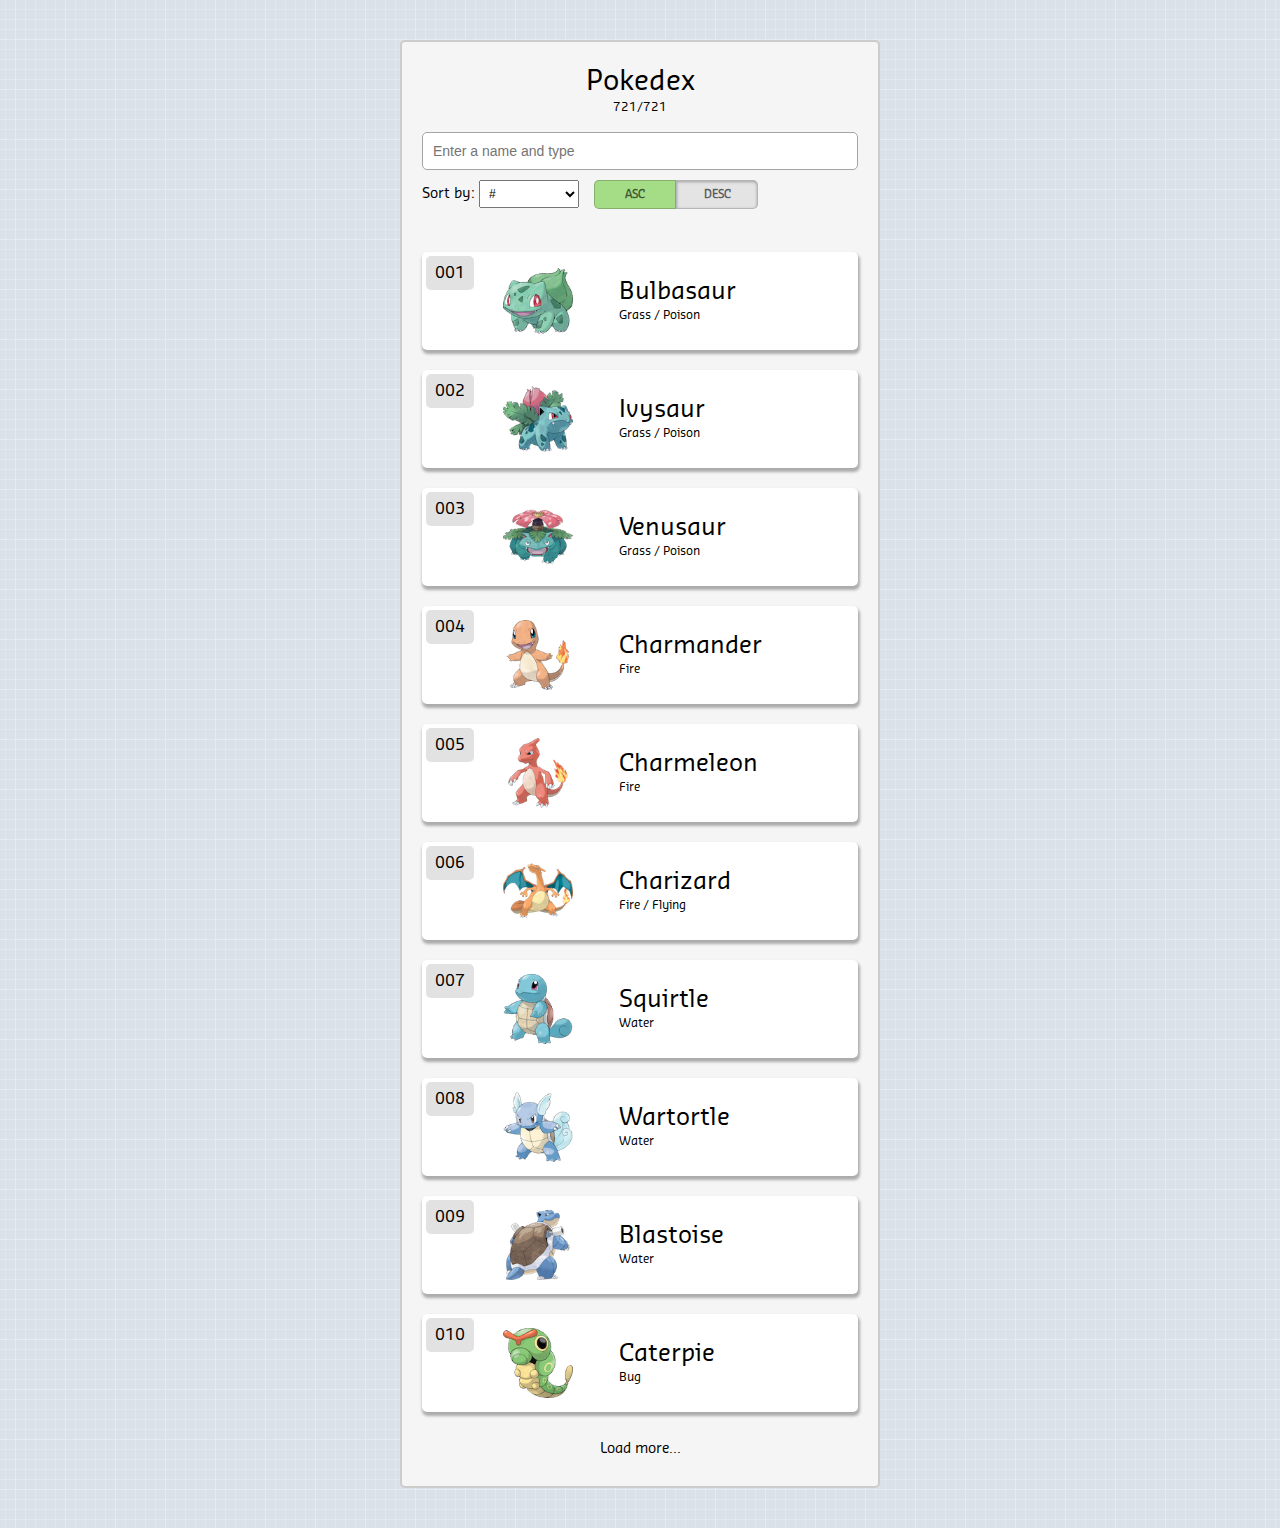
<file: index.html>
<!doctype html>
<html ng-app="pokedexApp">
<head>
    <meta charset="UTF-8">
    <title>Pokedex</title>
    <link rel="icon" href="assets/images/favicon.png">
    <link rel="stylesheet" type="text/css" href="assets/css/app.css"></link>
    <script src="assets/lib/angular.min.js" type="text/javascript" ></script>
    <script src="assets/lib/angular-route.min.js" type="text/javascript" ></script>
</head>
<body>
    <div class="app" ng-view></div>
    <script src="assets/js/config.js" type="text/javascript" ></script>
    <script src="assets/js/factory.js" type="text/javascript" ></script>
    <script src="assets/js/app.js" type="text/javascript" ></script>
    <script src="assets/js/directive.js" type="text/javascript" ></script>
</body>
</html>
</file>
<file: assets/css/app.css>
@charset "utf-8";

* {
    padding:0;
    margin:0;
}
@font-face {
    font-family: 'sansaNormal';
    src: url('../font/SansaPro-Normal.otf') format('opentype');
}
html, body {
    width: 100%;
    height: 100%;
    margin: 0;
    padding: 0;
    font-family: Arial, sans-serif;
    font-size: 14px;
    line-height: 1;
    font-family: 'sansaNormal', sans-serif !important;
}
input, select {
    font-family: Arial, sans-serif;
    font-size: 14px;
    line-height: 1;
}
a, input, select, img, button {
    outline: none;
}
img, canvas {
    vertical-align: top;
}
a {
    color: #2674c6;
    text-decoration: none;
}
a:hover {
    text-decoration: underline;
}
li {
    text-align: left;
    list-style: none;
}
.add-icon {
    background: #dae1e9 url(../images/bg/app-bg.png) center center;
}
/*HEADER LAYOUT*/
div#header {
    text-align: center;
}
div#header span {
    font-size: 12px;
}
div#header h1 {
    font-weight: normal;
    margin: 5px 0;
}
div#header .number {
    text-align: center;
}
div.app {
    background: #dae1e9 url(../images/bg/app-bg.png) center center;
    min-height: 100%;
    padding: 40px 0;
}
/*END HEADER LAYOUT*/
/*POKEMON LIST*/
.app-container {
    background-color: #fff;
}
.app-container {
    min-height: 100%;
    max-width: 480px;
    margin: 0 auto;
    padding: 20px;
    border: 2px solid #ccc;
    border-radius: 5px;
    -moz-border-radius: 5px;
    box-sizing: border-box;
    background: #f5f5f5;
}
.pokemon-list-wrapper {
    margin: 20px 0 0;
    min-height: 575px;
}
.app-sub-detail ul {
    padding: 0;
}
.pokemon-list-wrapper > div.pokemon-monster {
    list-style: none;
    margin: 10px 0;
    padding: 10px;
    display: inline-block;
    text-align: center;
    background: #fff;
    -webkit-box-sizing: border-box;
    box-sizing: border-box;
    -webkit-box-shadow: 1px 3px 3px 1px rgba(0,0,0,0.3);
    box-shadow: 1px 3px 3px 1px rgba(0,0,0,0.3);
    border-radius: 5px;
    -webkit-border-radius: 5px;
    width: 100%;
    cursor: pointer;
    position: relative;
    border: 4px solid transparent;
}
.pokemon-list-wrapper > div.pokemon-monster > .pokemon-first-data img {
    width: 70px;
}
div.name {
    font-size: 12px;
    margin: 5px 0;
}
.load-more-wrapper {
    text-align: center;
    padding: 20px 0 10px;
    cursor: pointer;
}
.pokemon-thumb-image {
    width: 40%;
    height: 100%;
    float: left;
    margin-left: 20px;
}
.pokemon-list-wrapper > div.pokemon-monster:hover,
.pokemon-list-wrapper > div.pokemon-monster.show {
    border: 4px solid #e0efff;
} 
/*END POKEMON LIST*/
/*START Filter*/
.filter-container {
    height: 90px;
    margin: 18px 0;
}
.filter-container > div {
    margin: 10px 0px;
}
.filter-container > div.filter-sortby-wrapper {
    width: 40%;
    float: left;
}
.filter-container > div.filter-sortto-wrapper {
    width: 60%;
    float: left;
}
.filter-sortto-wrapper input {
    display: none;
}
.filter-sortto-wrapper input:checked + label {
    background-color: #A5DC86;
    -webkit-box-shadow: none;
    box-shadow: none;
}
.filter-sortto-wrapper label {
    display: inline-block;
    width: 60px;
    margin: 0 -2px;
    background-color: #e4e4e4;
    color: rgba(0, 0, 0, 0.6);
    font-size: 11px;
    font-weight: 600;
    text-align: center;
    text-shadow: none;
    padding: 8px 10px;
    border: 1px solid rgba(0, 0, 0, 0.2);
    box-shadow: inset 0 1px 3px rgba(0, 0, 0, 0.3), 0 1px rgba(255, 255, 255, 0.1);
    -webkit-box-shadow: inset 0 1px 3px rgba(0, 0, 0, 0.3), 0 1px rgba(255, 255, 255, 0.1);
    -webkit-transition: all 0.1s ease-in-out;
    -moz-transition: all 0.1s ease-in-out;
    -ms-transition: all 0.1s ease-in-out;
    -o-transition: all 0.1s ease-in-out;
    transition: all 0.1s ease-in-out;
    cursor: pointer;
}
.filter-sortto-wrapper label:first-of-type {
    border-radius: 5px 0 0 5px;
    -moz-border-radius: 5px 0 0 5px;
}
.filter-sortto-wrapper label:nth-of-type(2) {
    border-radius: 0 5px 5px 0;
    -moz-border-radius: 0 5px 5px 0;
}
.filter-container input {
    background: #fff url(http://localhost/sodexo/css/images/search-bg.png)no-repeat;
    background-size: contain;
    background-position: right center;
    border-radius: 5px;
    -moz-border-radius: 15px;
    padding: 10px;
    width: 100%;
    box-sizing: border-box;
    border: 1px solid #a5a5a5;
}
.filter-sortby-wrapper select {
    width: 100px;
    padding: 5px;
    font-size: 12px;
}
/*END Filter*/
/*POKEMON DETAILS*/
.app-detail-header {
    width: 40%;
    margin: 0 auto;
    padding: 12px 0 0;
    position: relative;
    z-index: 2;
}
.app-detail-header img {
    width: 100%;
    margin-bottom: -20px;
}
.app-detail-content {
    list-style: none;
    padding: 30px 0 0;
    text-align: center;
    background: #fff;
    -webkit-box-sizing: border-box;
    width: 100%;
    height: 386px;
    margin: 0;
    position: relative;
    z-index: 1;
}
.app-detail-content .name {
    margin: 10px 0;
    font-size: 20px;
}
.app-sub-detail {
    width: 90%;
    margin: 0 auto;
    height: 140px;
}
.app-sub-detail ul.first {
    border-bottom: 1px solid #ccc;
    height: 50px;
}
.app-sub-detail ul li {
    float: left;
    padding: 3px;
    width: 100%;
}
.app-sub-detail ul li div {
    width: 115px;
    float: left;
    font-size: 13px;
}
.app-sub-detail ul li span {
    font-size: 11px;
}
.lvl-skills-header {
    text-align: left;
    font-weight: bold;
    line-height: 40px;
}
.lvl-skils-content {
    font-size: 12px;
    text-align: left;
    margin-left: 10px;
}
.lvl-skils-content ul li {
    display: inline;
}
.lvl-skils-content ul li span:nth-of-type(2) {
    padding: 5px;
}
.lvl-skils-content ul li.last span:nth-of-type(2) {
    display: none;
}
.lvl-skils-content ul li span {
    font-size: 13px;
}
.skill-desc-container {
    display: none;
}
.lvl-skilldesc-wrapper {
    padding: 15px;
}
.lvl-skilldesc-wrapper ul li span {
    font-size: 12px;
}
.lvl-skils-content ul li:hover span:first-of-type {
    color: #215d00;
}
.no-record-wrapper {
    text-align: left;
    margin-left: 15px;
    font-size: 13px;
}
.lvl-skilldesc-wrapper {
    padding: 15px;
    position: absolute;
    top: 83px;
    left: 137px;
    background-color: #fff;
    border: 1px solid #a5a5a5;
    border-radius: 5px;
    -moz-border-radius: 5px;
}
/*Displaying pokemon id on top left corner of the category box*/
.pokemon-id {
    position: absolute;
    top: 0;
    left: 0;
    padding: 9px;
    font-size: 16px;
    background-color: #e2e2e2;
    border-radius: 5px 5px 5px 5px;
    -moz-border-radius: 5px 5px 5px 5px;
}
.pokemon-type {
    font-size: 12px;
    padding: 5px 0 0;
    width: 100%;
    float: left;
    text-align: left;
}
.pokemon-name {
    padding: 14px 0;
    font-size: 24px;
    width: 50%;
    -webkit-transition:height .5s; /* Safari 3.1 to 6.0 */
    transition:height .5s;
    float: left;
    text-align: left;
}
.panel-container {
    background-color: #d7dadc;
    height: 0;
    overflow: hidden;
    -webkit-transition: height .5s;
    transition: height .5s;
}
.pokemon-monster.show .pokemon-thumb-image {
    display: none;
}
.pokemon-monster.show .panel-container  {
    height: 430px;
    -webkit-transition: height .5s;
    transition: height .5s;
    border-top-left-radius: 5px;
    border-top-right-radius: 5px;
}
.pokemon-monster.show .pokemon-name {
    width: 100%;
}
.pokemon-monster.show .pokemon-name,
.pokemon-monster.show .pokemon-name p {
    width: 100%;
    -webkit-transition:width .5s; /* Safari 3.1 to 6.0 */
    transition:width .5s;
    text-align: center;
}
.pokemon-first-data {
    height: 70px;
    width: 100%;
}
/*Align loading image to center*/
.loding-wrapper {
    text-align: center;
}
/*END POKEMON DETAILS*/
/*RESPONSIVE WEB DESIGN*/
@media (max-width: 360px) {
    .pokemon-name {
        font-size: 20px;   
    }
    .app-sub-detail ul li div {
        width: 80px;
    }
}
</file>
